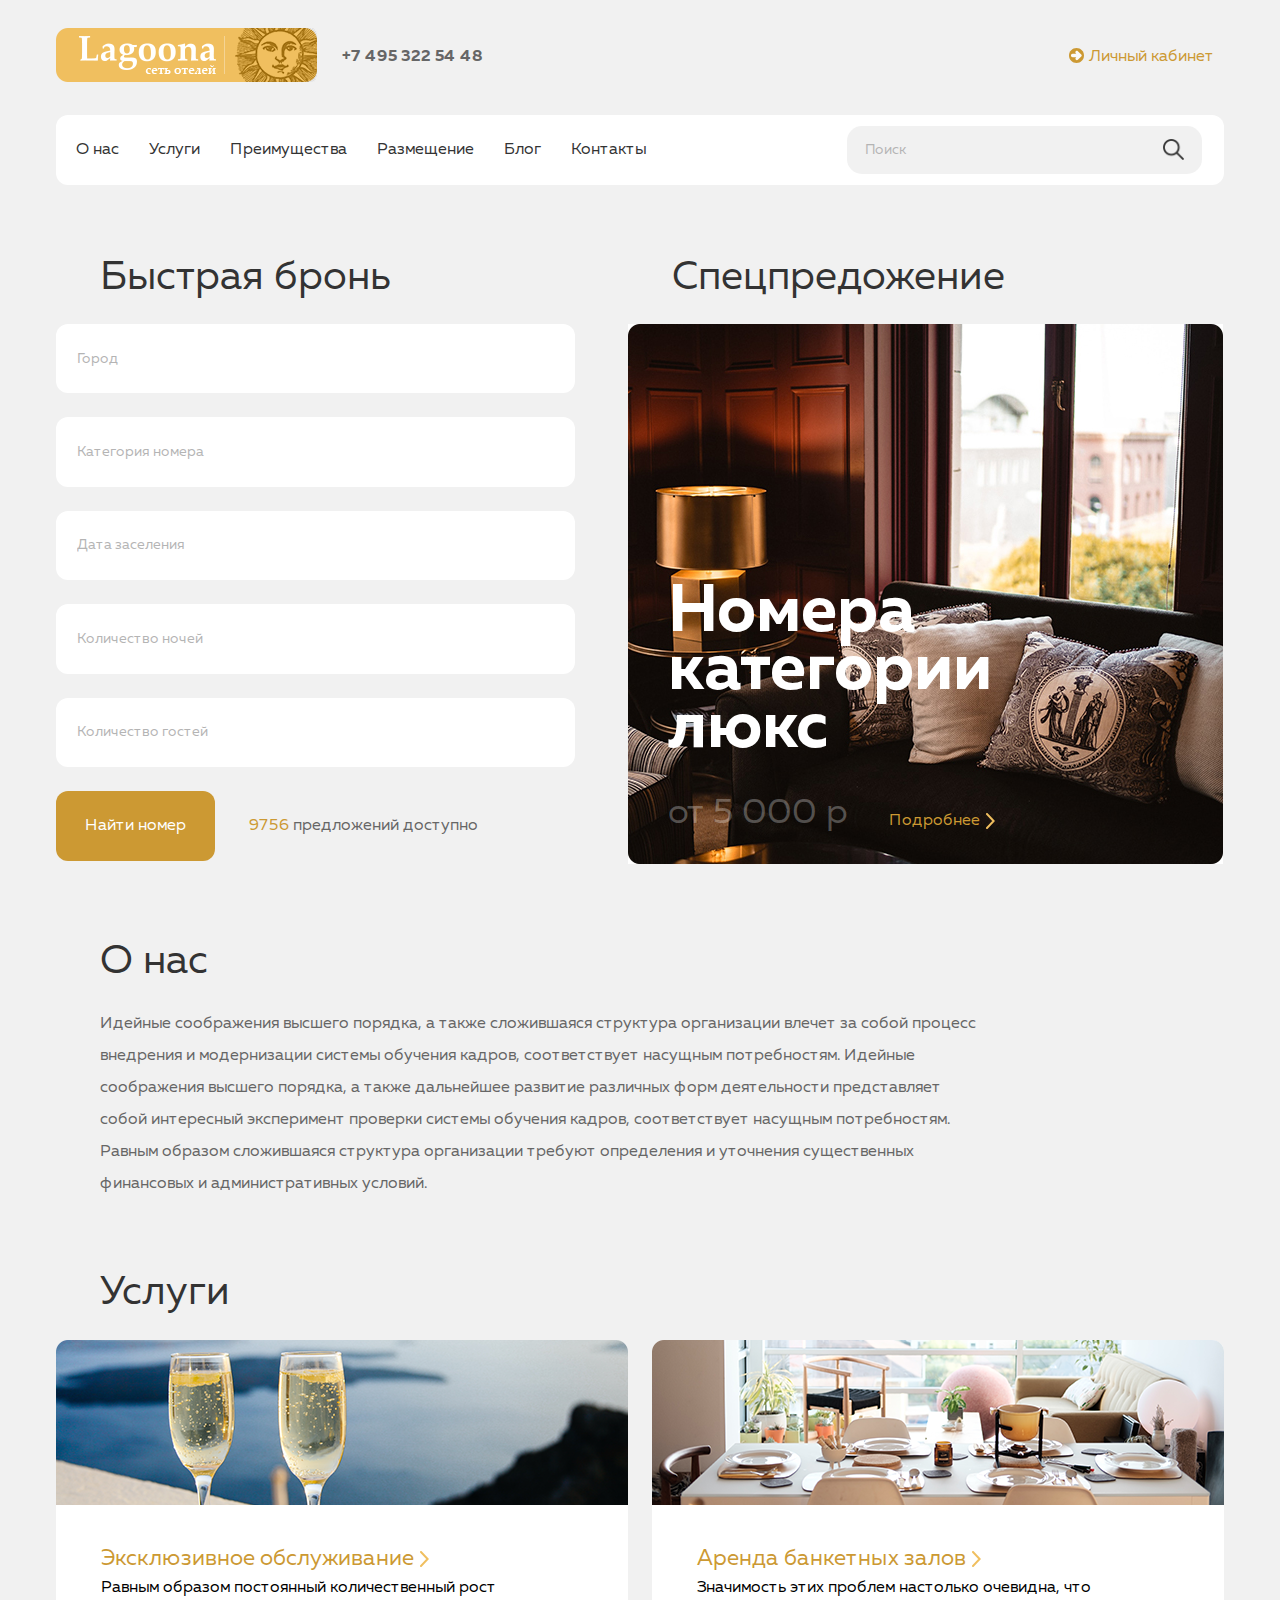
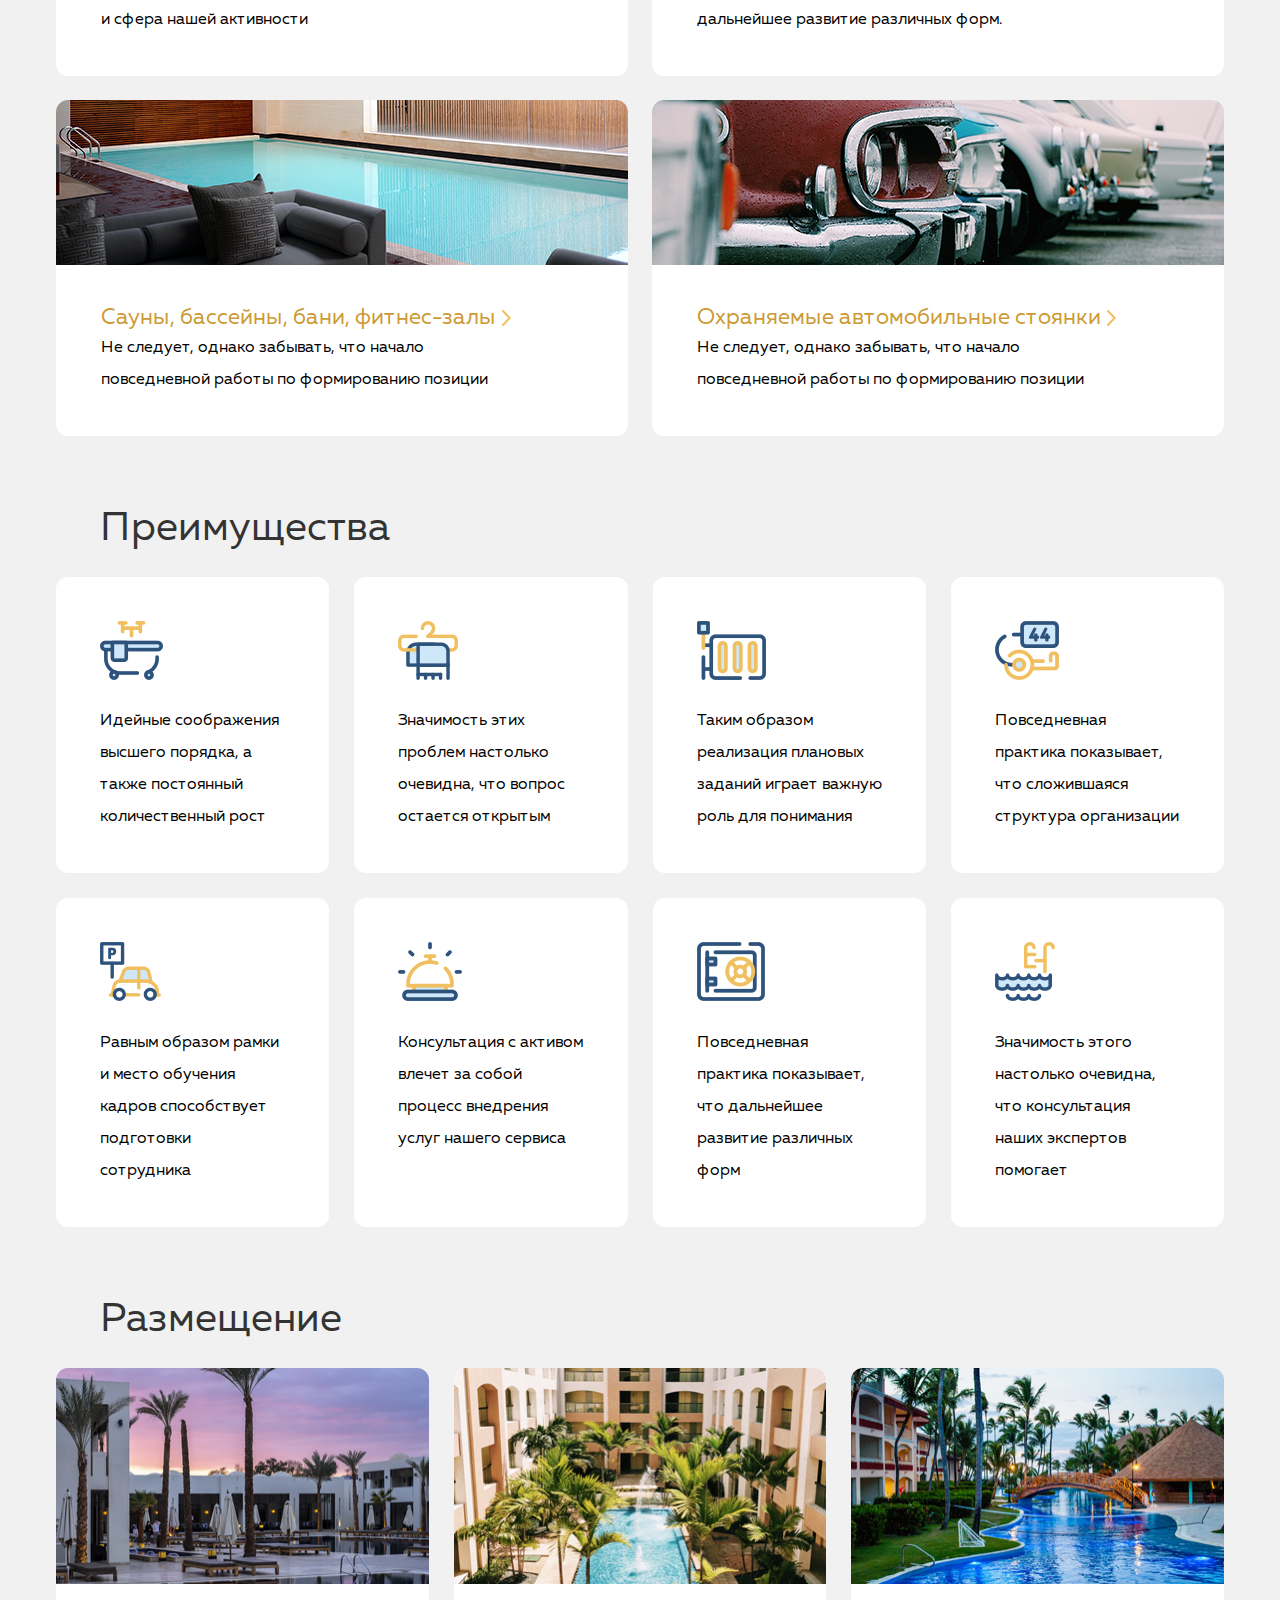
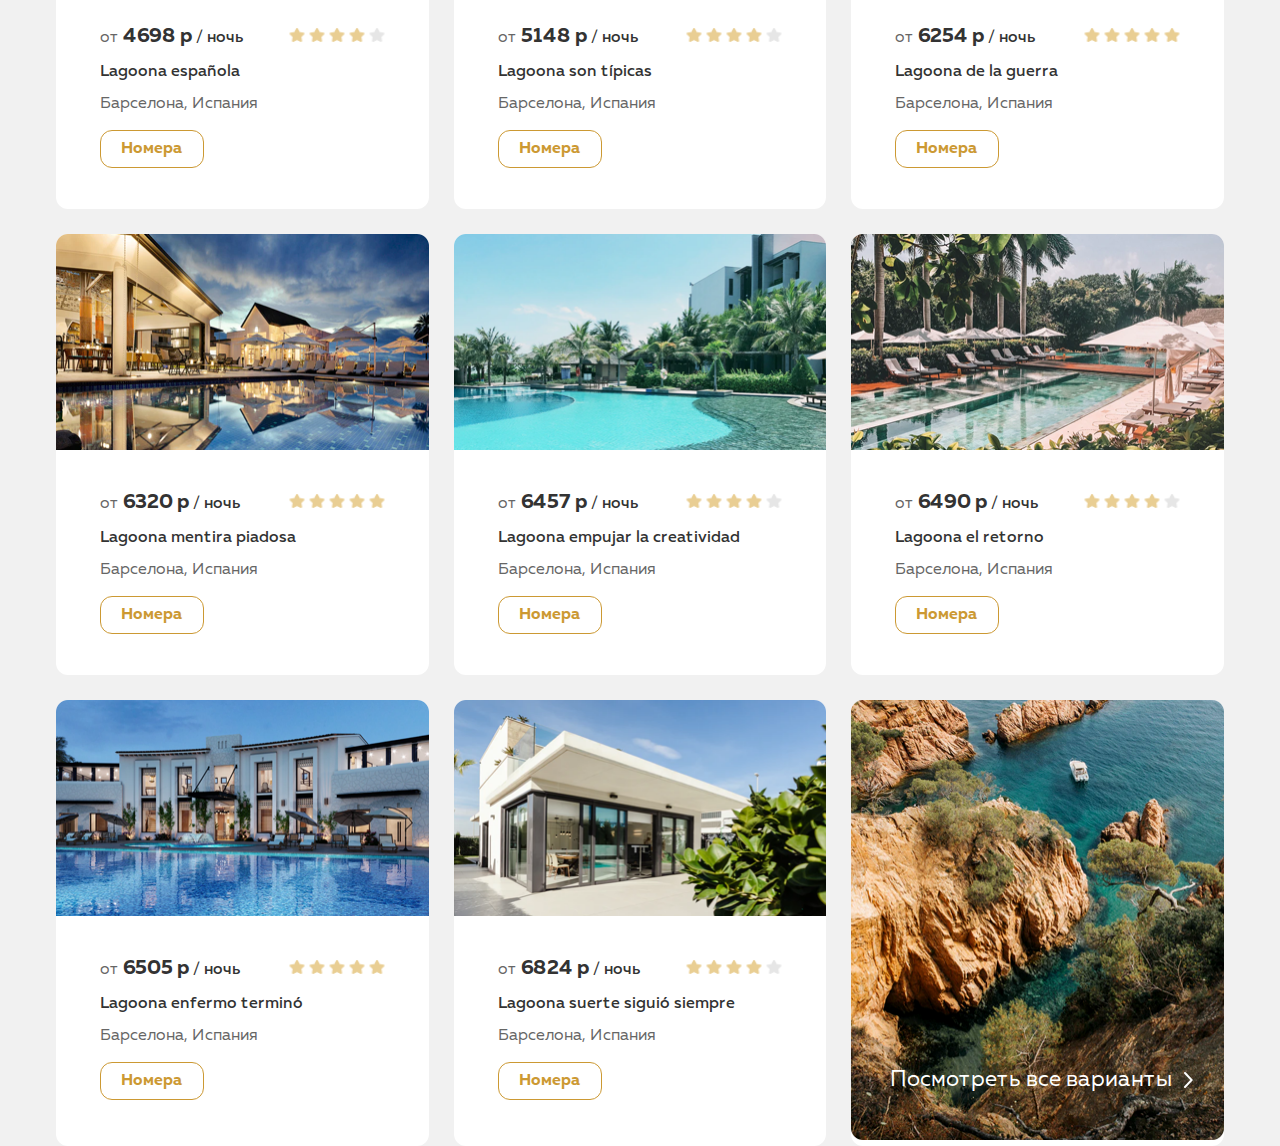
<file: hotel_layout/index.html>
<!DOCTYPE html>
<html lang="en">

<head>
	<meta charset="UTF-8">
	<meta name="viewport" content="width=device-width, initial-scale=1.0">
	<title>Lagoona сеть отелей</title>
	<link rel="stylesheet" href="css/normalize.css">
	<link rel="stylesheet" href="css/style.css">
</head>

<body>
	<header class="header">
		<div class="container header_container">
			<div class="head_line">
				<a class="logo" href="#">
					<img class="logo_img" src="img/Logo.png" alt="Сеть отелей Lagoona">
				</a>
				<a class="phone" href="tel:74953225448">
					<strong>+7 495 322 54 48</strong>
				</a>
				<a class="link" href="#">
					Личный кабинет
				</a>
			</div>
			<nav class="nav">
				<ul class="nav_list">
					<li class="nav_item">
						<a class="nav_link" href="#">О нас</a>
					</li>
					<li class="nav_item">
						<a class="nav_link" href="#">Услуги</a>
					</li>
					<li class="nav_item">
						<a class="nav_link" href="#">Преимущества</a>
					</li>
					<li class="nav_item">
						<a class="nav_link" href="#">Размещение</a>
					</li>
					<li class="nav_item">
						<a class="nav_link" href="#">Блог</a>
					</li>
					<li class="nav_item">
						<a class="nav_link" href="#">Контакты</a>
					</li>
				</ul>
				<input class="search" type="text" placeholder="Поиск">
			</nav>
		</div>
	</header>

	<main>
		<section class="section_form">
			<div class="container form_container">
				<div class="section_form-left">
					<h2 class="subtitle">
						Быстрая бронь
					</h2>
					<ul class="section_form_list">
						<li class="section_form_item">
							<input class="section_item_input" type="text" placeholder="Город">
						</li>
						<li class="section_form_item">
							<input class="section_item_input" type="text" placeholder="Категория номера">
						</li>
						<li class="section_form_item">
							<input class="section_item_input" type="text" placeholder="Дата заселения">
						</li>
						<li class="section_form_item">
							<input class="section_item_input" type="text" placeholder="Количество ночей">
						</li>
						<li class="section_form_item">
							<input class="section_item_input" type="text" placeholder="Количество гостей">
						</li>
					</ul>
					<button class="section_form_btn">
						Найти номер
					</button>
					<span class="section_offers-available">
						<span class="section_offers-number">9756</span>
						предложений доступно
					</span>
				</div>
				<div class="section_form_right">
					<h2 class="subtitle">
						Спецпредожение
					</h2>
					<img class="section_form_img" src="img/22.jpg" alt="Номер люкс">
					<strong class="section_form_img_heading">
						Номера<br>
						категории<br>
						люкс
					</strong>
					<span class="section_form_img_text">
						от 5 000 р
					</span>
					<a class="section_form_img_link" href="#">
						Подробнее
					</a>
				</div>
			</div>
		</section>

		<section class="section_about-us">
			<div class="container about-us_container">
				<h2 class="subtitle">
					О нас
				</h2>
				<p class="section_about-us_text">
					Идейные соображения высшего порядка, а также сложившаяся структура организации влечет за собой
					процесс
					внедрения и модернизации системы обучения кадров, соответствует насущным потребностям. Идейные
					соображения
					высшего порядка, а также дальнейшее развитие различных форм деятельности представляет собой
					интересный
					эксперимент проверки системы обучения кадров, соответствует насущным потребностям. Равным образом
					сложившаяся
					структура организации требуют определения и уточнения существенных финансовых и административных
					условий.
				</p>
			</div>
		</section>

		<section class="section_services">
			<div class="container section_services_container">
				<h2 class="subtitle section_services-subtitle">
					Услуги
				</h2>
				<ul class="section_services_list">
					<li class="section_services_item">
						<img class="section_services_img" src="img/10.png" alt="Эксклюзивное шампанское">
						<div class="section_services_text_and_link_wrapper">
							<a class="section_services_link" href="#">
								Эксклюзивное обслуживание
							</a>
							<p class="section_services_text">
								Равным образом постоянный количественный рост и сфера нашей активности
							</p>
						</div>
					</li>
					<li class="section_services_item">
						<img class="section_services_img" src="img/15.png" alt="Идеально сервированный стол">
						<div class="section_services_text_and_link_wrapper">
							<a class="section_services_link" href="#">
								Аренда банкетных залов
							</a>
							<p class="section_services_text">
								Значимость этих проблем настолько очевидна, что дальнейшее развитие различных форм.
							</p>
						</div>
					</li>
					<li class="section_services_item">
						<img class="section_services_img" src="img/12.png" alt="Освежающий бассейн">
						<div class="section_services_text_and_link_wrapper">
							<a class="section_services_link" href="#">
								Сауны, бассейны, бани, фитнес-залы
							</a>
							<p class="section_services_text">
								Не следует, однако забывать, что начало повседневной работы по формированию позиции
							</p>
						</div>
					</li>
					<li class="section_services_item">
						<img class="section_services_img" src="img/carlo-d-agnolo-aFxSh_l4fbY-unsplash.png" alt="Автомобили">
						<div class="section_services_text_and_link_wrapper">
							<a class="section_services_link" href="#">
								Охраняемые автомобильные стоянки
							</a>
							<p class="section_services_text">
								Не следует, однако забывать, что начало повседневной работы по формированию позиции
							</p>
						</div>
					</li>
				</ul>
			</div>
		</section>

		<section class="section_advantages">
			<div class="container advantages_container">
				<h2 class="subtitle section_advantages-subtitle">
					Преимущества
				</h2>
				<ul class="section_advantages_list">
          <li class="section_advantages_item">
						<svg class="section_advantages_icon" xmlns="http://www.w3.org/2000/svg" xmlns:xlink="http://www.w3.org/1999/xlink" width="63" height="59"
							viewbox="0 0 63 59">
							<image id="bathtub" width="63" height="59"
								xlink:href="[data-uri]" />
						</svg>
						<p class="section_advantages_text">
							Идейные соображения высшего порядка, а также постоянный количественный рост
						</p>
					</li>
					<li class="section_advantages_item">
						<svg class="section_advantages_icon" xmlns="http://www.w3.org/2000/svg" xmlns:xlink="http://www.w3.org/1999/xlink" width="60" height="59"
							viewbox="0 0 60 59">
							<image id="hanger" width="60" height="59"
								xlink:href="[data-uri]" />
						</svg>
						<p class="section_advantages_text">
							Значимость этих проблем настолько очевидна, что вопрос остается открытым
						</p>
					</li>
					<li class="section_advantages_item">
						<svg class="section_advantages_icon" xmlns="http://www.w3.org/2000/svg" xmlns:xlink="http://www.w3.org/1999/xlink" width="69" height="59"
							viewbox="0 0 69 59">
							<image id="heating" width="69" height="59"
								xlink:href="[data-uri]" />
						</svg>
						<p class="section_advantages_text">
							Таким образом реализация плановых заданий играет важную роль для понимания
						</p>
					</li>
					<li class="section_advantages_item">
						<svg class="section_advantages_icon" xmlns="http://www.w3.org/2000/svg" xmlns:xlink="http://www.w3.org/1999/xlink" width="64" height="59"
							viewbox="0 0 64 59">
							<image id="hotel-key" width="64" height="59"
								xlink:href="[data-uri]" />
						</svg>
						<p class="section_advantages_text">
							Повседневная практика показывает, что сложившаяся структура организации
						</p>
					</li>
					<li class="section_advantages_item">
						<svg class="section_advantages_icon" xmlns="http://www.w3.org/2000/svg" xmlns:xlink="http://www.w3.org/1999/xlink" width="61" height="59"
							viewbox="0 0 61 59">
							<image id="parking" width="61" height="59"
								xlink:href="[data-uri]" />
						</svg>
						<p class="section_advantages_text">
							Равным образом рамки и место обучения кадров способствует подготовки сотрудника
						</p>
					</li>
					<li class="section_advantages_item">
						<svg class="section_advantages_icon" xmlns="http://www.w3.org/2000/svg" xmlns:xlink="http://www.w3.org/1999/xlink" width="64" height="59"
							viewbox="0 0 64 59">
							<image id="reception" width="64" height="59"
								xlink:href="[data-uri]" />
						</svg>
						<p class="section_advantages_text">
							Консультация с активом влечет за собой процесс внедрения услуг нашего сервиса
						</p>
					</li>
					<li class="section_advantages_item">
						<svg class="section_advantages_icon" xmlns="http://www.w3.org/2000/svg" xmlns:xlink="http://www.w3.org/1999/xlink" width="68" height="59"
							viewbox="0 0 68 59">
							<image id="security-box" width="68" height="59"
								xlink:href="[data-uri]" />
						</svg>
						<p class="section_advantages_text">
							Повседневная практика показывает, что дальнейшее развитие различных форм
						</p>
					</li>
					<li class="section_advantages_item">
						<svg class="section_advantages_icon" xmlns="http://www.w3.org/2000/svg" xmlns:xlink="http://www.w3.org/1999/xlink" width="60" height="59"
							viewbox="0 0 60 59">
							<image id="swimming-pool" width="60" height="59"
								xlink:href="[data-uri]" />
						</svg>
						<p class="section_advantages_text">
							Значимость этого настолько очевидна, что консультация наших экспертов помогает
						</p>
					</li>
				</ul>
			</div>
		</section>

		<section class="section_placement">
			<div class="container section_placement_container">
				<h2 class="subtitle section_placement-subtitle">
					Размещение
				</h2>
				<ul class="section_placement_list">
          <li class="section_placement_item">
            <img class="section_placement_img" src="img/23.png" alt="Роcкошный отель">
            <div class="section_placement-content_wrapper">
              <div class="section_placement_rating">
                <img class="section_placement_star" src="img/star.svg" alt="Рейтинг отеля 4 из 5">
                <img class="section_placement_star" src="img/star.svg" alt="">
                <img class="section_placement_star" src="img/star.svg" alt="">
                <img class="section_placement_star" src="img/star.svg" alt="">
                <img class="section_placement_star" src="img/star_no_fill.svg" alt="">
              </div>
              <p class="section_placement_text">
                от
                <span class="section_placement_price-and-hotel-name">
                  <strong class="section_placement_price">4698 р</strong>
                  / ночь<br>
                  Lagoona española<br>
                </span>
                Барселона, Испания
              </p>
              <a class="section_placement_btn" href="#">
                <strong>Номера</strong>
              </a>
            </div>
					</li>
					<li class="section_placement_item">
            <img class="section_placement_img" src="img/24.png" alt="Роcкошный отель">
            <div class="section_placement-content_wrapper">
              <div class="section_placement_rating">
                <img class="section_placement_star" src="img/star.svg" alt="Рейтинг отеля 4 из 5">
                <img class="section_placement_star" src="img/star.svg" alt="">
                <img class="section_placement_star" src="img/star.svg" alt="">
                <img class="section_placement_star" src="img/star.svg" alt="">
                <img class="section_placement_star" src="img/star_no_fill.svg" alt="">
              </div>
              <p class="section_placement_text">
                от
                <span class="section_placement_price-and-hotel-name">
                  <strong class="section_placement_price">5148 р</strong>
                  / ночь<br>
                  Lagoona son típicas<br>
                </span>
                Барселона, Испания
              </p>
              <a class="section_placement_btn" href="#">
                <strong>Номера</strong>
              </a>
            </div>
					</li>
					<li class="section_placement_item">
            <img class="section_placement_img" src="img/26.png" alt="Роcкошный отель">
            <div class="section_placement-content_wrapper">
              <div class="section_placement_rating">
                <img class="section_placement_star" src="img/star.svg" alt="Рейтинг отеля 5 из 5">
                <img class="section_placement_star" src="img/star.svg" alt="">
                <img class="section_placement_star" src="img/star.svg" alt="">
                <img class="section_placement_star" src="img/star.svg" alt="">
                <img class="section_placement_star" src="img/star.svg" alt="">
              </div>
              <p class="section_placement_text">
                от
                <span class="section_placement_price-and-hotel-name">
                  <strong class="section_placement_price">6254 р</strong>
                  / ночь<br>
                  Lagoona de la guerra<br>
                </span>
                Барселона, Испания
              </p>
              <a class="section_placement_btn" href="#">
                <strong>Номера</strong>
              </a>
            </div>
					</li>
					<li class="section_placement_item">
            <img class="section_placement_img" src="img/29.png" alt="Роcкошный отель">
            <div class="section_placement-content_wrapper">
              <div class="section_placement_rating">
                <img class="section_placement_star" src="img/star.svg" alt="Рейтинг отеля 5 из 5">
                <img class="section_placement_star" src="img/star.svg" alt="">
                <img class="section_placement_star" src="img/star.svg" alt="">
                <img class="section_placement_star" src="img/star.svg" alt="">
                <img class="section_placement_star" src="img/star.svg" alt="">
              </div>
              <p class="section_placement_text">
                от
                <span class="section_placement_price-and-hotel-name">
                  <strong class="section_placement_price">6320 р</strong>
                  / ночь<br>
                  Lagoona mentira piadosa<br>
                </span>
                Барселона, Испания
              </p>
              <a class="section_placement_btn" href="#">
                <strong>Номера</strong>
              </a>
            </div>
					</li>
					<li class="section_placement_item">
            <img class="section_placement_img" src="img/30.png" alt="Роcкошный отель">
            <div class="section_placement-content_wrapper">
              <div class="section_placement_rating">
                <img class="section_placement_star" src="img/star.svg" alt="Рейтинг отеля 4 из 5">
                <img class="section_placement_star" src="img/star.svg" alt="">
                <img class="section_placement_star" src="img/star.svg" alt="">
                <img class="section_placement_star" src="img/star.svg" alt="">
                <img class="section_placement_star" src="img/star_no_fill.svg" alt="">
              </div>
              <p class="section_placement_text">
                от
                <span class="section_placement_price-and-hotel-name">
                  <strong class="section_placement_price">6457 р</strong>
                  / ночь<br>
                  Lagoona empujar la creatividad<br>
                </span>
                Барселона, Испания
              </p>
              <a class="section_placement_btn" href="#">
                <strong>Номера</strong>
              </a>
            </div>
					</li>
					<li class="section_placement_item">
            <img class="section_placement_img" src="img/31.png" alt="Роcкошный отель">
            <div class="section_placement-content_wrapper">
              <div class="section_placement_rating">
                <img class="section_placement_star" src="img/star.svg" alt="Рейтинг отеля 4 из 5">
                <img class="section_placement_star" src="img/star.svg" alt="">
                <img class="section_placement_star" src="img/star.svg" alt="">
                <img class="section_placement_star" src="img/star.svg" alt="">
                <img class="section_placement_star" src="img/star_no_fill.svg" alt="">
              </div>
              <p class="section_placement_text">
                от
                <span class="section_placement_price-and-hotel-name">
                  <strong class="section_placement_price">6490 р</strong>
                  / ночь<br>
                  Lagoona el retorno<br>
                </span>
                Барселона, Испания
              </p>
              <a class="section_placement_btn" href="#">
                <strong>Номера</strong>
              </a>
            </div>
					</li>
					<li class="section_placement_item">
            <img class="section_placement_img" src="img/27.png" alt="Роcкошный отель">
            <div class="section_placement-content_wrapper">
              <div class="section_placement_rating">
                <img class="section_placement_star" src="img/star.svg" alt="Рейтинг отеля 5 из 5">
                <img class="section_placement_star" src="img/star.svg" alt="">
                <img class="section_placement_star" src="img/star.svg" alt="">
                <img class="section_placement_star" src="img/star.svg" alt="">
                <img class="section_placement_star" src="img/star.svg" alt="">
              </div>
              <p class="section_placement_text">
                от
                <span class="section_placement_price-and-hotel-name">
                  <strong class="section_placement_price">6505 р</strong>
                  / ночь<br>
                  Lagoona enfermo terminó<br>
                </span>
                Барселона, Испания
              </p>
              <a class="section_placement_btn" href="#">
                <strong>Номера</strong>
              </a>
            </div>
					</li>
					<li class="section_placement_item">
            <img class="section_placement_img" src="img/32.png" alt="Роcкошный отель">
            <div class="section_placement-content_wrapper">
              <div class="section_placement_rating">
                <img class="section_placement_star" src="img/star.svg" alt="Рейтинг отеля 4 из 5">
                <img class="section_placement_star" src="img/star.svg" alt="">
                <img class="section_placement_star" src="img/star.svg" alt="">
                <img class="section_placement_star" src="img/star.svg" alt="">
                <img class="section_placement_star" src="img/star_no_fill.svg" alt="">
              </div>
              <p class="section_placement_text">
							  от
                <span class="section_placement_price-and-hotel-name">
                  <strong class="section_placement_price">6824 р</strong>
                  / ночь<br>
                  Lagoona suerte siguió siempre<br>
                </span>
                Барселона, Испания
              </p>
              <a class="section_placement_btn" href="#">
                <strong>Номера</strong>
              </a>
            </div>
					</li>
					<li class="section_placement_item">
						<img class="section_placement_img" src="img/41.png" alt="Лагуна">
						<a class="section_placement_link" href="#">
							Посмотреть все варианты
						</a>
					</li>
				</ul>
			</div>
		</section>
	</main>

	<footer></footer>
</body>

</html>
</file>
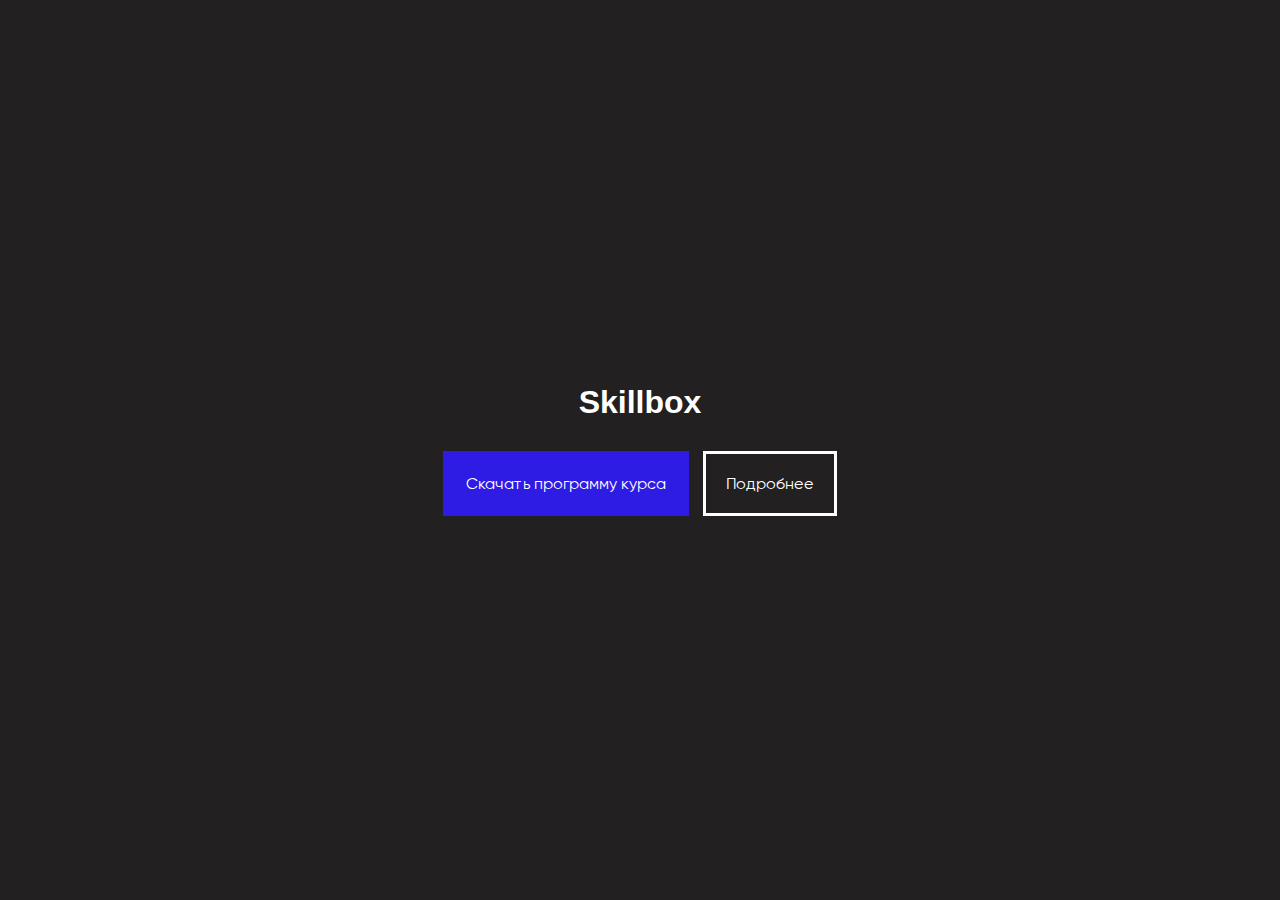
<file: skillbox_layout/index.html>
<!DOCTYPE html>
<html lang="ru">
<head>
	<meta charset="UTF-8">
  <meta name="viewport" content="width=device-width, initial-scale=1.0">
  <link rel="stylesheet" href="css/style.css">
	<title>Document</title>
</head>
<body>
  <div class="main_content">
    <a href="https://skillbox.ru/" target="_blank">
      <h1 class="main_content_headline">Skillbox</h1>
    </a>
    <div class="link">
      <a class="link_download" href="2.7_Skillbox_Layout.docx" download>Скачать программу курса</a>
      <a class="link_details" href="program.html">Подробнее</a>
    </div>
  </div>
</body>
</html>
</file>
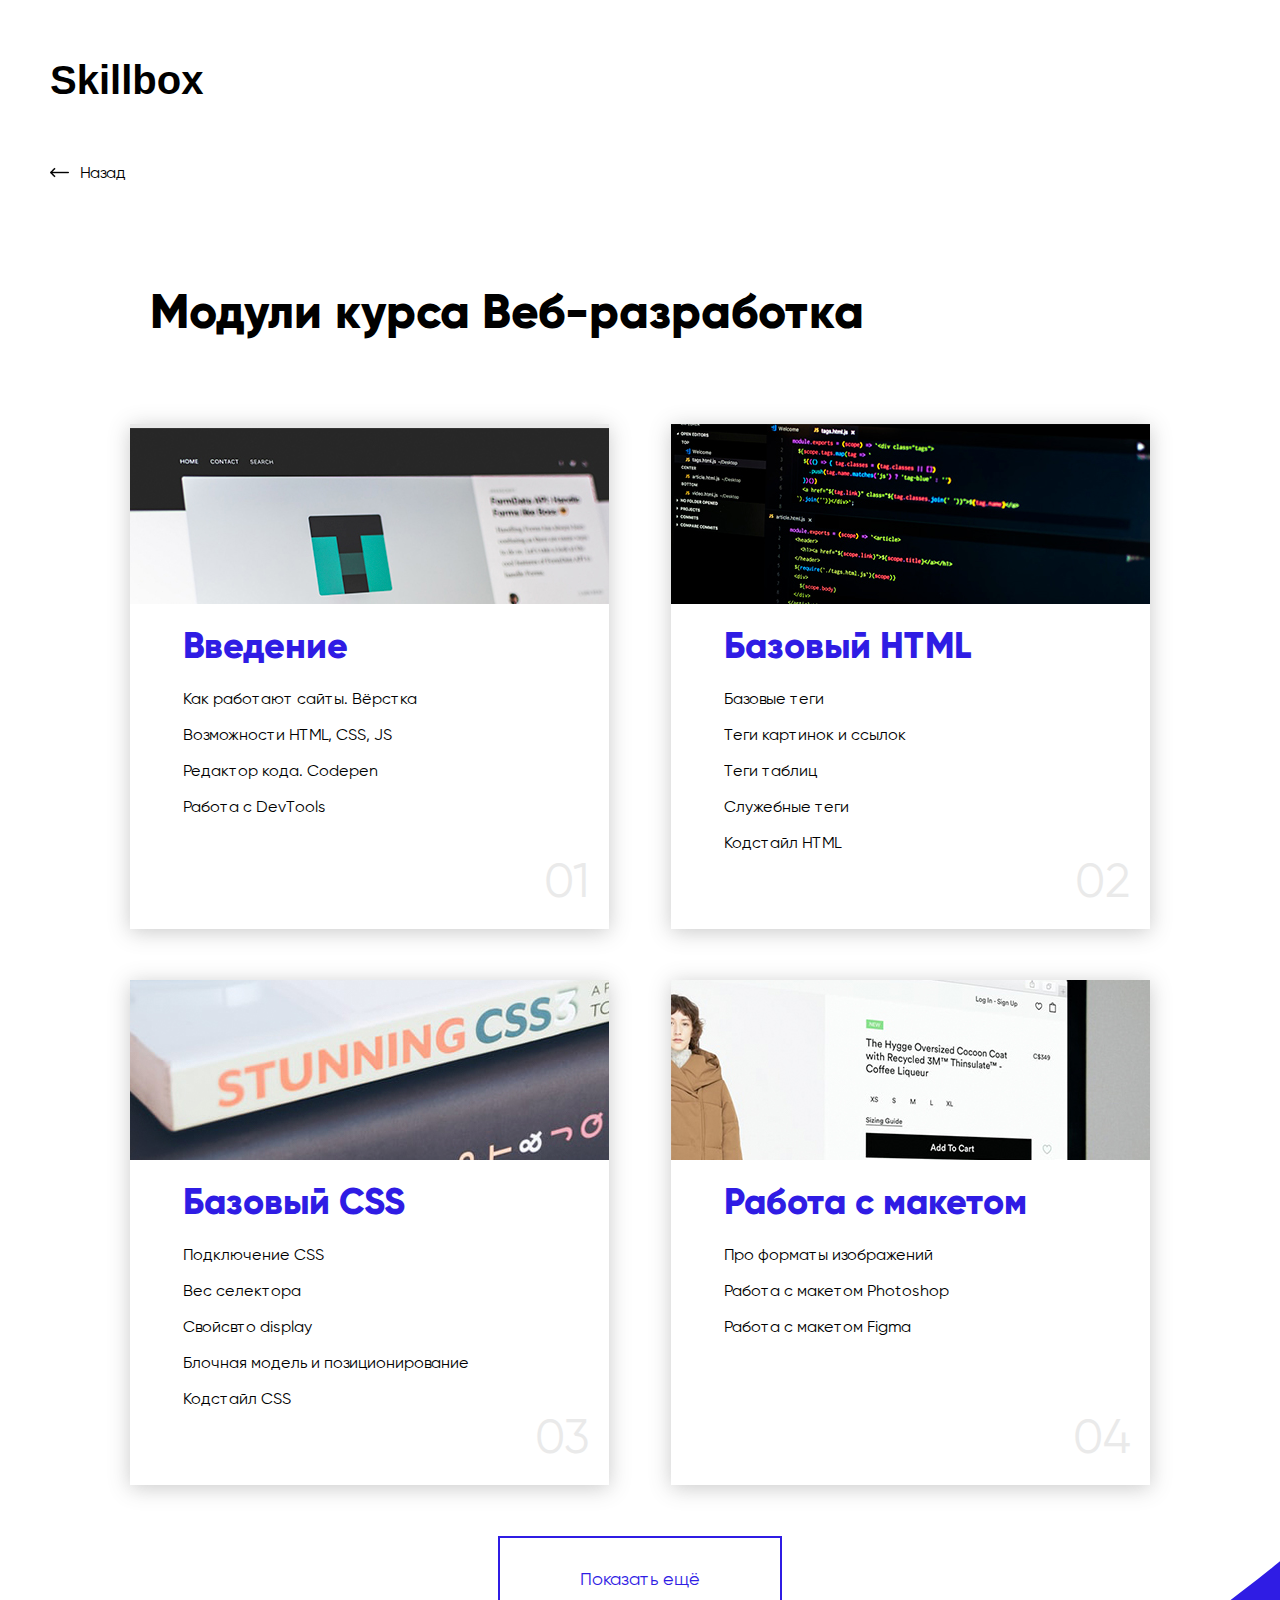
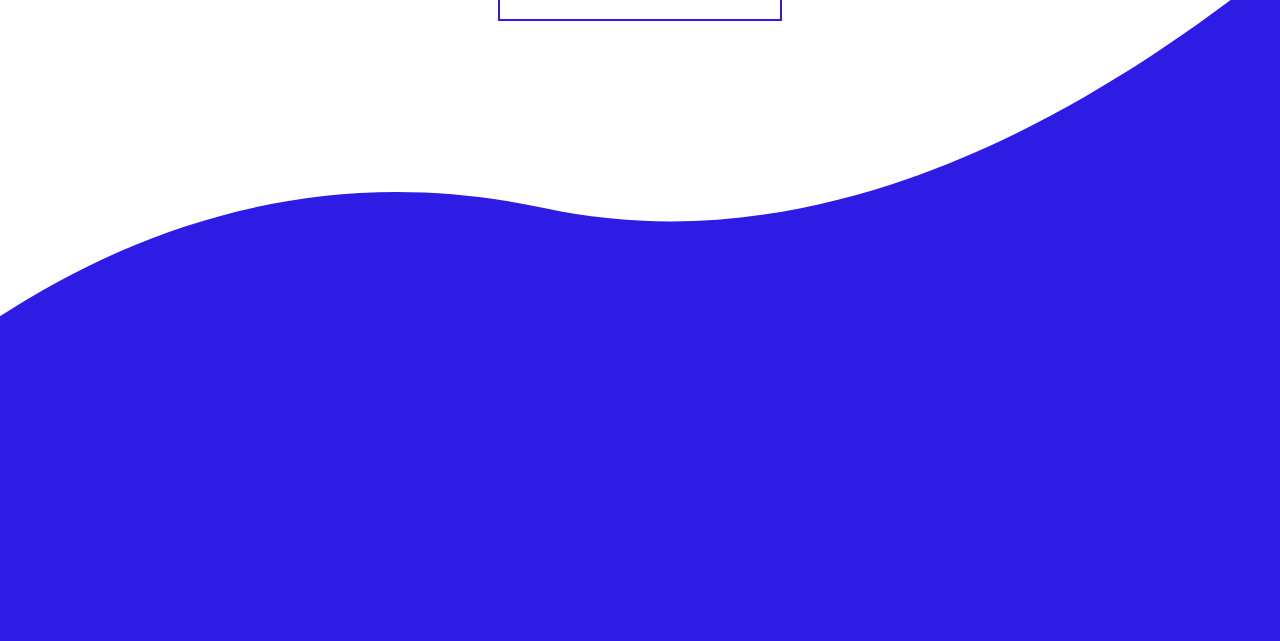
<file: skillbox_layout/modules.html>
<!DOCTYPE html>
<html lang="en">

<head>
  <meta charset="UTF-8">
  <meta name="viewport" content="width=device-width, initial-scale=1.0">
  <link rel="stylesheet" href="css/style.css">
  <title>Document</title>
</head>

<body class="page_3">
  <div class="modules_container">
    <h2 class="modules_container_homepage_link">
      <a href="index.html">Skillbox</a>
    </h2>
    <a class="backwards_link" href="program.html">Назад</a>
    <div class="modules_container_content">
      <h1 class="content_headline">Модули курса Веб-разработка</h1>
      <div class="cards_wrapper">
        <div class="left_card">
          <h2 class="card_headline">Введение</h2>
          <img class="card_image" src="img/photo-1530435460869-d13625c69bbf.jpg" alt="Введение">
          <ul class="card_list">
            <li class="card_list_elem">Как работают сайты. Вёрстка</li>
            <li class="card_list_elem">Возможности HTML, CSS, JS</li>
            <li class="card_list_elem">Редактор кода. Codepen</li>
            <li class="card_list_elem">Работа с DevTools</li>
          </ul>
          <div class="card_number">01</div>
        </div>
        <div class="right_card left_card">
          <h2 class="card_headline">Базовый HTML</h2>
          <img class="card_image" src="img/photo-1516101922849-2bf0be616449.jpg" alt="Базовый HTML>">
          <ul class="card_list">
            <li class="card_list_elem">Базовые теги</li>
            <li class="card_list_elem">Теги картинок и ссылок</li>
            <li class="card_list_elem">Теги таблиц</li>
            <li class="card_list_elem">Служебные теги</li>
            <li class="card_list_elem">Кодстайл HTML</li>
          </ul>
          <div class="card_number">02</div>
        </div>
        <div class="left_card">
          <h2 class="card_headline">Базовый CSS</h2>
          <img class="card_image" src="img/photo-1507721999472-8ed4421c4af2.jpg" alt="Базовый CSS">
          <ul class="card_list">
            <li class="card_list_elem">Подключение CSS</li>
            <li class="card_list_elem">Вес селектора</li>
            <li class="card_list_elem">Свойсвто display</li>
            <li class="card_list_elem">Блочная модель и позиционирование</li>
            <li class="card_list_elem">Кодстайл CSS</li>
          </ul>
          <div class="card_number">03</div>
        </div>
        <div class="right_card left_card">
          <h2 class="card_headline">Работа с макетом</h2>
          <img class="card_image" src="img/photo-1539278670307-a69d04dc8a75.jpg" alt="Работа с макетом">
          <ul class="card_list">
            <li class="card_list_elem">Про форматы изображений</li>
            <li class="card_list_elem">Работа с макетом Photoshop</li>
            <li class="card_list_elem">Работа с макетом Figma</li>
          </ul>
          <div class="card_number">04</div>
        </div>
      </div>
      <div class="content_button">
        <button>Показать ещё</button>
      </div>
    </div>
  </div>
</body>

</html>
</file>
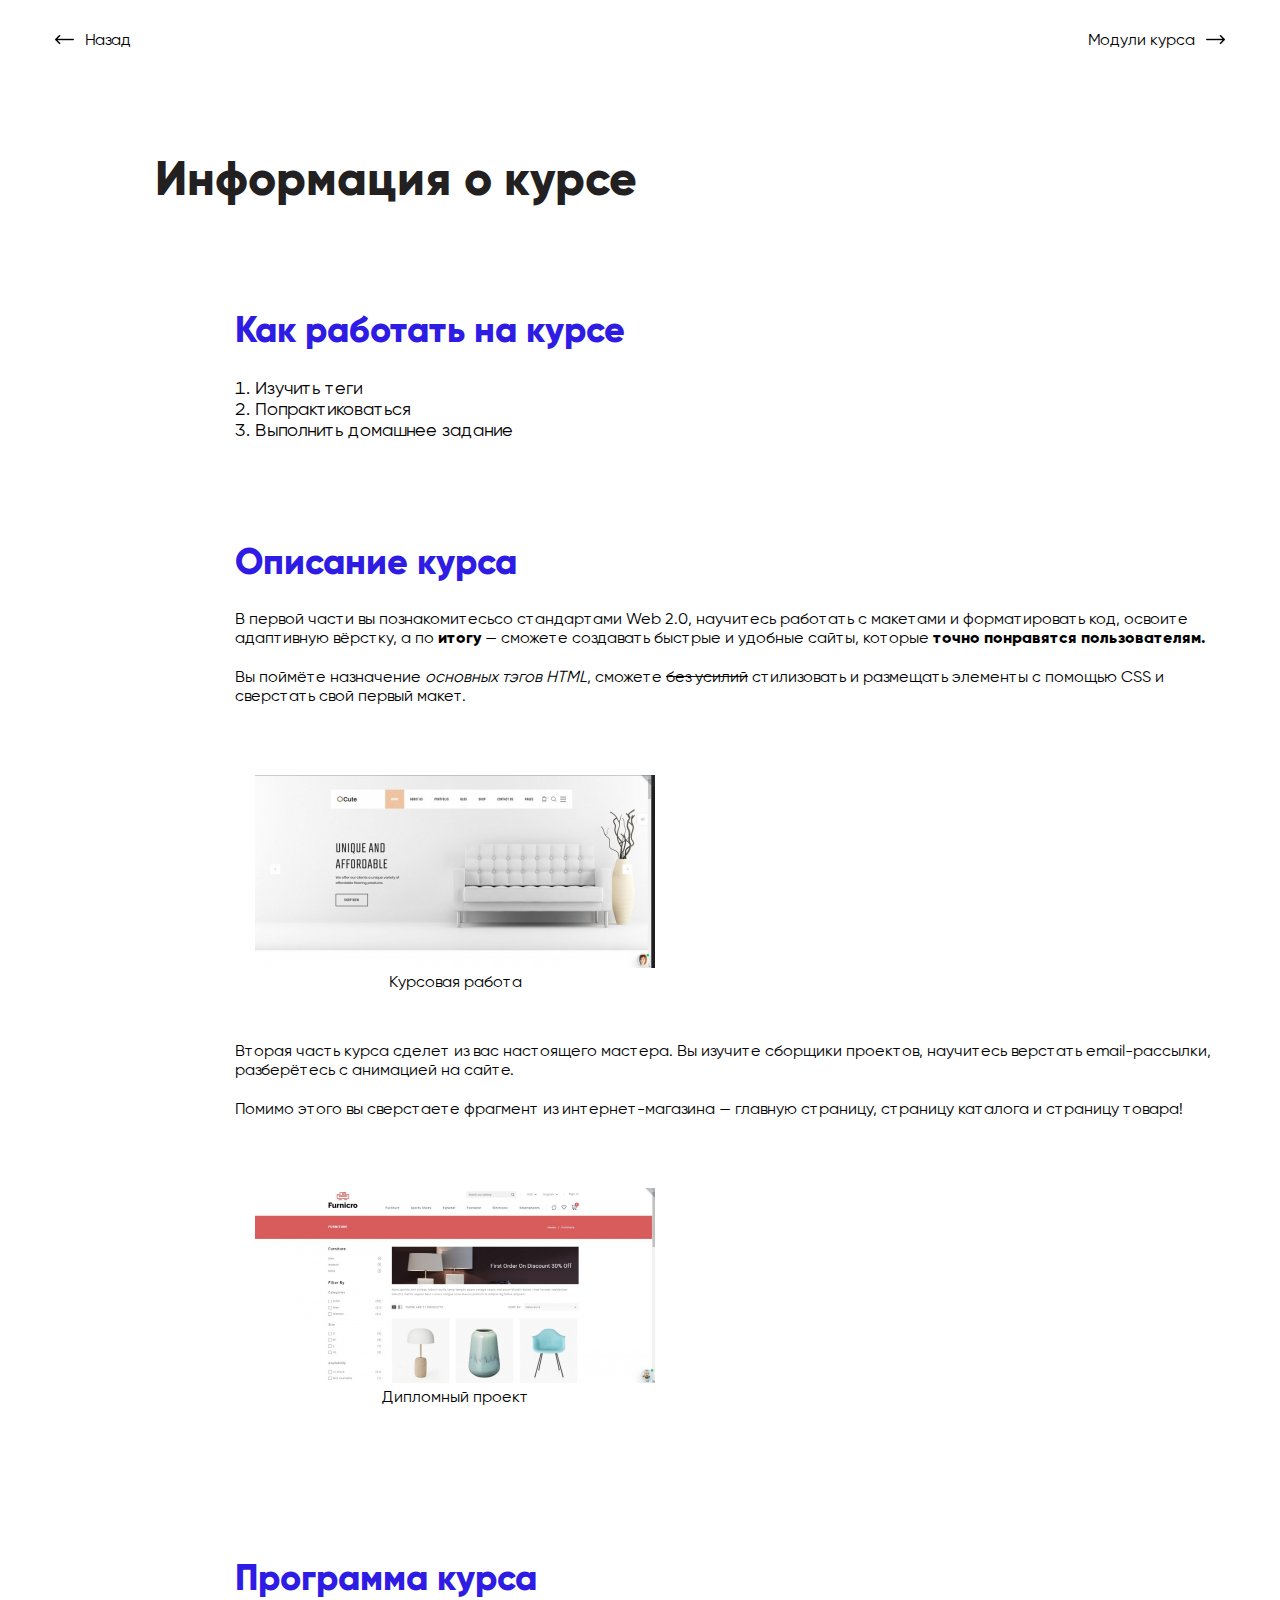
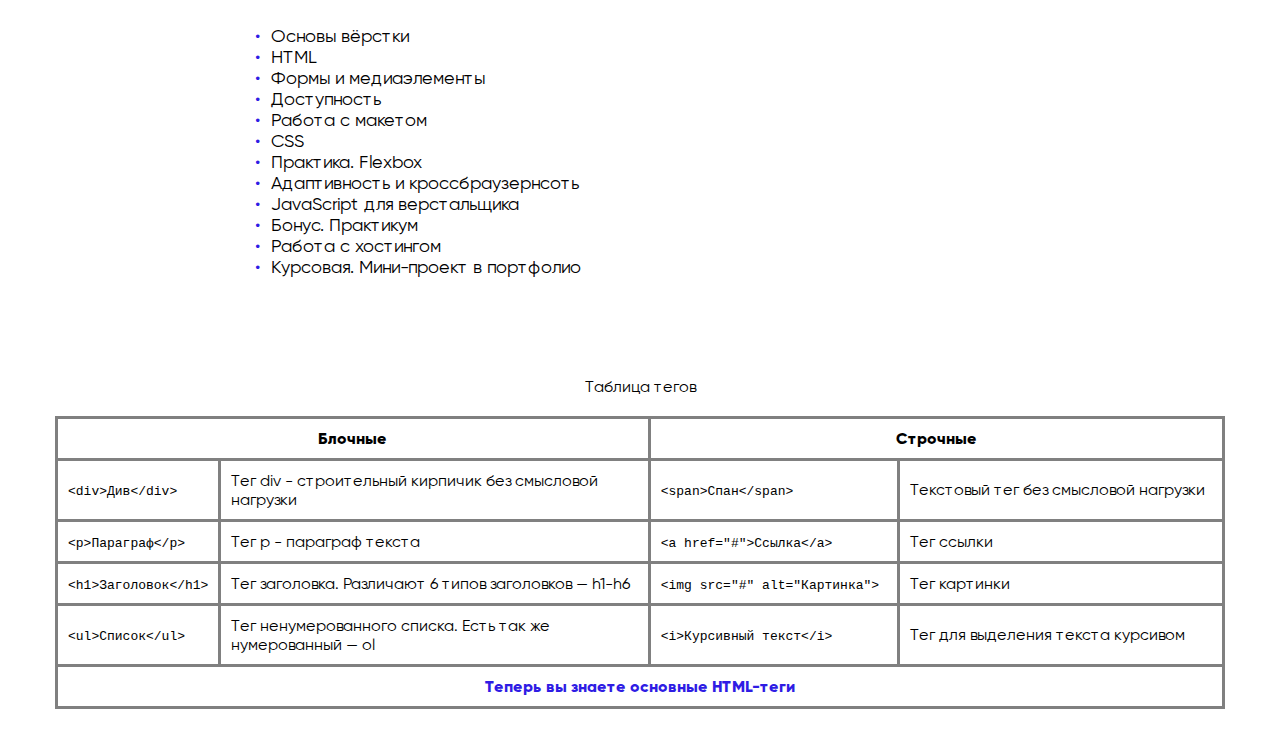
<file: skillbox_layout/program.html>
<!DOCTYPE html>
<html lang="ru">
<head>
  <meta charset="UTF-8">
  <meta name="viewport" content="width=device-width, initial-scale=1.0">
  <link rel="stylesheet" href="css/style.css">
  <title>Document</title>
</head>
<body>
  <div class="program_container">
    <div class="container_page_links">
      <a class ="backwards_link" href="index.html">Назад</a>
      <a class ="modules_link" href="modules.html">Модули курса</a>
    </div>
    <h1 class="container_headline">Информация о курсе</h1>
    <h2 class="container_subtitle">Как работать на курсе</h2>
    <ol class="container_list">
      <li><a href="#table_1">Изучить теги</a></li>
      <li>Попрактиковаться</li>
      <li>Выполнить домашнее задание</li>
    </ol>
    <h2 class="container_subtitle">Описание курса</h2>
    <p class="container_text">
      В первой части вы познакомитесьсо стандартами Web 2.0, научитесь работать с макетами и форматировать код,
      освоите адаптивную вёрстку, а по <strong>итогу</strong> — сможете создавать быстрые и удобные сайты,
      которые <strong>точно понравятся пользователям.</strong>
    </p>
    <p class="container_text">
      Вы поймёте назначение <em>основных тэгов HTML</em>, сможете <s>без усилий</s> стилизовать и размещать
      элементы с помощью CSS и сверстать свой первый макет.
    </p>
    <figure class="image_block">
      <img class="image" src="img/2.7_site1.jpeg" alt="Курсовая работа">
      <figcaption class="image_subscription">Курсовая работа</figcaption>
    </figure>
    <p class="container_text">
      Вторая часть курса сделет из вас настоящего мастера. Вы изучите сборщики проектов, научитесь верстать
      email-рассылки, разберётесь с анимацией на сайте.
    </p>
    <p class="container_text">
      Помимо этого вы сверстаете фрагмент из интернет-магазина — главную страницу, страницу каталога и страницу товара!
    </p>
    <figure class="image_block">
      <img class="image" src="img/2.7_site2.jpeg" alt="Дипломный проект">
      <figcaption class="image_subscription">Дипломный проект</figcaption>
    </figure>
    <h2 class="container_subtitle">Программа курса</h2>
    <ul class="container_list">
      <li class="unorderd_list_elem">Основы вёрстки</li>
      <li class="unorderd_list_elem">HTML</li>
      <li class="unorderd_list_elem">Формы и медиаэлементы</li>
      <li class="unorderd_list_elem">Доступность</li>
      <li class="unorderd_list_elem">Работа с макетом</li>
      <li class="unorderd_list_elem">CSS</li>
      <li class="unorderd_list_elem">Практика. Flexbox</li>
      <li class="unorderd_list_elem">Адаптивность и кроссбраузернсоть</li>
      <li class="unorderd_list_elem">JavaScript для верстальщика</li>
      <li class="unorderd_list_elem">Бонус. Практикум</li>
      <li class="unorderd_list_elem">Работа с хостингом</li>
      <li class="unorderd_list_elem">Курсовая. Мини-проект в портфолио</li>
    </ul>
    <table id="table_1">
      <caption>Таблица тегов</caption>
      <thead>
        <tr>
          <th colspan="2">Блочные</th>
          <th colspan="2">Строчные</th>
        </tr>
      </thead>
      <tbody>
          <tr>
            <td>
              <code>&#60;div&#62;Див&#60;/div&#62;</code>
            </td>
            <td>Тег div - строительный кирпичик без смысловой нагрузки</td>
            <td>
              <code>&#60;span&#62;Спан&#60;/span&#62;</code>
            </td>
            <td>Текстовый тег без смысловой нагрузки</td>
          </tr>
          <tr>
            <td>
              <code>&#60;p&#62;Параграф&#60;/p&#62;</code>
            </td>
            <td>Тег p - параграф текста</td>
            <td>
              <code>&#60;a href="#"&#62;Ссылка&#60;/a&#62;</code>
            </td>
            <td>Тег ссылки</td>
          </tr>
          <tr>
            <td>
              <code>&#60;h1&#62;Заголовок&#60;/h1&#62;</code>
            </td>
            <td>Тег заголовка. Различают 6 типов заголовков — h1-h6</td>
            <td>
              <code>&#60;img src="#" alt="Картинка"&#62;</code>
            </td>
            <td>Тег картинки</td>
          </tr>
          <tr>
            <td>
              <code>&#60;ul&#62;Список&#60;/ul&#62;</code>
            </td>
            <td>Тег ненумерованного списка. Есть так же нумерованный — ol</td>
            <td>
              <code>&#60;i&#62;Курсивный текст&#60;/i&#62;</code>
            </td>
            <td>Тег для выделения текста курсивом</td>
          </tr>
      </tbody>
      <tfoot>
        <tr>
          <td colspan="4">
            <strong>Теперь вы знаете основные HTML-теги</strong>
          </td>
        </tr>
      </tfoot>
    </table>
  </div>
</body>
</html>
</file>
<file: hotel_layout/css/style.css>
@font-face {
	font-family: 'Muller';
	src: url('../fonts/MullerBold.woff2') format('woff2'),
		url('../fonts/MullerBold.woff') format('woff');
	font-display: swap;
	font-weight: 800;
	font-style: normal;
}

@font-face {
	font-family: 'Muller';
	src: url('../fonts/MullerMedium.woff2') format('woff2'),
		url('../fonts/MullerMedium.woff') format('woff');
	font-display: swap;
	font-weight: 500;
	font-style: normal;
}

@font-face {
	font-family: 'Muller';
	src: url('../fonts/MullerRegular.woff2') format('woff2'),
		url('../fonts/MullerRegular.woff') format('woff');
	font-display: swap;
	font-weight: normal;
	font-style: normal;
}

@font-face {
	font-family: 'Muller';
	src: url('../fonts/MullerLight.woff2') format('woff2'),
		url('../fonts/MullerLight.woff') format('woff');
	font-display: swap;
	font-weight: 300;
	font-style: normal;
}

* {
	box-sizing: border-box;
	font-family: 'Muller';
}

html {
	background-color: #f1f1f1;
}

section {
	margin-top: 70px;
}

a {
	text-decoration: none;
	color: #cc9933;
}

h2 {
	margin-top: 0;
	margin-left: 44px;
	margin-bottom: 23px;
	font-size: 40px;
	font-weight: 400;
	color: #333333;
}

p {
	margin: 0;
	margin-left: 44px;
	font-size: 16px;
	line-height: 2;
}

ul {
	margin: 0;
	padding: 0;
  list-style: none;
}

img {
	max-width: 100%;
}

.container {
	max-width: 1168px;
	margin-left: auto;
	margin-right: auto;
}

input::placeholder {
	font-size: 14px;
	color: #b4b4b4;
}


/* Header */
.header {
	height: 185px;
}

.header_container {
	height: 100%;
}

.head_line {
	display: flex;
	align-items: center;
	padding-top: 30px;
	padding-bottom: 30px;
	height: 115px;
}

.logo {
	margin-right: 25px;
}

.phone {
	margin-right: auto;
	color: #666666;
}

.link {
	margin-right: 10px;
	padding-left: 20px;
	background-image: url(../img/arrow_private_cabinet.svg);
	background-repeat: no-repeat;
	background-size: 10%;
	background-position: left top;
}

.nav {
	display: flex;
  align-items: center;
  height: 70px;
	border-radius: 12px;
	background-color: #ffffff;
}

.nav_list {
	display: flex;
	align-items: center;
	padding-left: 20px;
	padding-right: 20px;
}

.nav_item:not(:last-child) {
	margin-right: 30px;
}

.nav_link {
	color: #333333;
}

.search {
	margin-left: auto;
	margin-right: 22px;
	padding: 15px 18px;
	width: 355px;
	border: none;
	border-radius: 15px;
	background-color: #f1f1f1;
	background-image: url(../img/search.svg);
	background-repeat: no-repeat;
	background-position: 95% center;
}

/* Form */
.form_container {
	display: flex;
	justify-content: space-between;
	height: 100%;
}

.section_form-left {
  width: 44.4%;
}

.section_form_item {
	margin-bottom: 24px;
}

.section_item_input {
	padding: 25.5px 21px;
	width: 100%;
	border-radius: 12px;
	border: none;
	background-color: #ffffff;
}

.section_form_btn {
	margin-right: 30px;
  padding: 26px 27px;
  min-width: 159px;
	border: none;
	border-radius: 12px;
	background-color: #cc9933;
	color: #ffffff;
}

.section_offers-available {
	color: #666666
}

.section_offers-number {
	color: #cc9933;
}

.section_form_right {
	position: relative;
	width: 51%;
}

.section_form_img_heading {
	position: absolute;
	left: 40px;
	bottom: 111px;
	font-size: 66px;
	line-height: 0.879;
	color: #ffffff;
}

.section_form_img_text {
	position: absolute;
	left: 40px;
	bottom: 35px;
	font-size: 35px;
	color: #ffffff49;
}

.section_form_img_link {
	position: absolute;
	left: 261px;
	bottom: 39px;
	padding-right: 15px;
	background-image: url(../img/arrow.svg);
	background-repeat: no-repeat;
	background-position: right center;
	font-size: 16px;
}

/* About us */
.section_about-us_text {
	max-width: 75%;
	color: #666666;
}

/* Services */
.section_services-subtitle {
  margin-bottom: 0;
}

.section_services_list {
	display: flex;
	flex-wrap: wrap;
}

.section_services_item {
	flex: 1 1 35%;
	margin-top: 24px;
  margin-right: 24px;
  max-width: 572px;
	min-height: 325px;
	border: none;
	border-radius: 12px;
	background-color: #ffffff;
}

.section_services_item:nth-child(2n) {
	margin-right: 0;
}

.section_services_item:nth-child(n+3) {
	margin-bottom: 0;
}

.section_services_text_and_link_wrapper {
  padding: 36px 45px 40px;
}

.section_services_link {
  padding-right: 15px;
	font-size: 22px;
	background-image: url(../img/arrow.svg);
	background-repeat: no-repeat;
	background-position: right center;
}

.section_services_text {
  margin-left: 0;
	max-width: 397px;
}

/* Advantages */
.section_advantages-subtitle {
  margin-bottom: 0;
}

.section_advantages_list {
	display: flex;
	flex-wrap: wrap;
}

.section_advantages_item {
  flex: 1 1 20%;
  margin-top: 25px;
	margin-right: 25px;
  padding: 44px 44px 40px;
  max-width: 275px;
  min-height: 275px;
	border-radius: 12px;
	background-color: #ffffff;
}

.section_advantages_item:nth-child(-4n+8) {
	margin-right: 0;
}

.section_advantages_icon {
	margin-bottom: 20px;
}

.section_advantages_text {
  margin-left: 0;
	max-width: 185px;
}

/* Placement */
.section_placement-subtitle {
  margin-bottom: 0;
}

.section_placement_list {
	display: flex;
	flex-wrap: wrap;
}

.section_placement-content_wrapper {
  padding: 36px 44px 44px;
}

.section_placement_item {
  position: relative;
  max-width: 373px;
	min-height: 441px;
  flex: 1 1 30%;
  margin-top: 25px;
	margin-right: 25px;
	border-radius: 12px;
	background-color: #ffffff;
}

.section_placement_item:nth-child(-3n+9) {
	margin-right: 0;
}

.section_placement_item:nth-child(n+7) {
	margin-bottom: 0;
}

.section_placement_text {
  margin-top: -.6em;
  margin-left: 0;
  margin-bottom: 20px;
	color: #666666;
}

.section_placement_price-and-hotel-name {
	font-weight: 500;
	color: #333333;
}
.section_placement_price {
	font-size: 20px;
}

.section_placement_rating {
  float: right;
}

.section_placement_star {
  width: 16px;
  height: 14px;
  transform: translateY(2px);
}

.section_placement_btn {
  padding: 10px 20px;
  min-width: 100px;
  border-radius: 12px;
	border: solid 1px #cc9933;
	background-color:  #ffffff;
}

.section_placement_link {
	position: absolute;
	top: 368px;
  left: 39px;
  margin-bottom: 52px;
  padding-right: 20px;
  font-size: 22px;
	background-image: url(../img/arrow_white.svg);
	background-repeat: no-repeat;
	background-position: right center;
	color: #ffffff;
}
</file>
<file: skillbox_layout/css/style.css>
@font-face {
	font-family: 'Graphik LCG';
	src: url('../fonts/GraphikLCG-Medium.woff2') format('woff2'),
		url('../fonts/GraphikLCG-Medium.woff') format('woff');
	font-display: swap;
	font-weight: 500;
	font-style: normal;
}

@font-face {
	font-family: 'Gilroy';
	src: url('../fonts/Gilroy-Regular.woff2') format('woff2'),
		url('../fonts/Gilroy-Regular.woff') format('woff');
	font-display: swap;
	font-weight: normal;
	font-style: normal;
}

@font-face {
	font-family: 'Gilroy';
	src: url('../fonts/Gilroy-ExtraBold.woff2') format('woff2'),
		url('../fonts/Gilroy-ExtraBold.woff') format('woff');
	font-display: swap;
	font-weight: 800;
	font-style: normal;
}

@font-face {
	font-family: 'Gilroy';
	src: url('../fonts/Gilroy-Medium.woff2') format('woff2'),
		url('../fonts/Gilroy-Medium.woff') format('woff');
	font-display: swap;
	font-weight: 500;
	font-style: normal;
}

* {
	margin: 0;
	padding: 0;
  box-sizing: border-box;
}

body {
	font-family: 'Gilroy', sans-serif;
}

a {
	color: inherit;
	text-decoration: none;
}

.main_content {
  background-color: #222020;
  height: 100vh;
  display: flex;
  flex-direction: column;
  justify-content: center;
  align-items: center;
}

.main_content_headline {
  margin-bottom: 30px;
  font-family: ‘Graphik LCG’, sans-serif;
  color: white;
}

.link_download {
  display: inline-block;
  padding: 20px;
  border: 3px solid #2f1ce4;
  color: white;
  background-color: #2f1ce4;
}

.link_details{
  display: inline-block;
  padding: 20px;
  margin-left: 10px;
  border: 3px solid #fff;
  color: white;
  background-color: #222020ff;
}

.program_container {
  width: 1170px;
  margin: 0 auto;
  padding-top: 30px;
  padding-bottom: 30px;
}

.container_page_links {
  display: flex;
  justify-content: space-between;
}

.modules_link {
  padding-right: 30px;
  background-image: url(../img/upwards.png);
  background-size: contain;
  background-repeat: no-repeat;
  background-position: right center;
}

.backwards_link {
  padding-left: 30px;
  background-image: url(../img/return.png);
  background-size: contain;
  background-repeat: no-repeat;
  background-position: left center;
}

.container_headline {
   margin-top: 100px;
   padding-left: 100px;
   font-size: 48px;
   color: #222020;
}

.container_subtitle {
  margin-top: 100px;
  margin-bottom: 25px;
  padding-left: 180px;
  font-size: 36px;
  color: #2f1ce4;
}

.container_list {
  padding-left: 200px;
  font-size: 18px;
}

.container_text {
  padding-left: 180px;
  margin-bottom: 20px;
}

.image_block {
  display: inline-block;
  padding-left: 200px;
  margin-top: 50px;
  margin-bottom: 50px;
}

.image {
  max-width: 400px;
}

.image_subscription {
  text-align: center;
}

.unorderd_list_elem {
  list-style-type: none;
 }

.unorderd_list_elem:before {
  color: #2f1ce4;
  content: "\2022";
  padding-right: 10px;
 }

table {
  display: inline-block;
  margin-top: 100px;
  border: #a0a0a0;
  border-collapse: collapse;
}

caption {
  margin-bottom: 20px;
  text-align: center;
}

th {
  width: 50%;
  padding: 10px;
  border: 3px solid grey;
}

td {
  padding: 10px;
  border: 3px solid grey;
}

tfoot {
  text-align: center; 
  color: #2f1ce4;
}

.modules_container {
  width: 1180px;
  margin: 0 auto;
  padding-top: 58px;
}

.modules_container_homepage_link {
  margin-bottom: 60px;
  font-size: 40px;
  font-family: ‘Graphik LCG’, sans-serif;
}
.modules_container_content {
  padding-left: 80px;
  padding-right: 80px;
}

.content_headline {
  padding-left: 20px;
  margin-top: 100px;
  margin-bottom: 83px;
  font-size: 48px;
  font-family: 'Gilroy';
}

.left_card {
  display: inline-block;
  position: relative;
  top: 0;
  left: 0;
  width: 47%;
  min-height: 505px;
  margin-bottom: 5%;
  vertical-align: middle;
  overflow: hidden;
  box-shadow: 0px 3px 20px 0px rgba(83, 83, 83, 0.31);
}

.card_image {
  position: absolute;
  margin-bottom: 25px;
  top: 0;
  left: 0;
}

.card_headline {
  position: absolute;
  top: 200px;
  left: 53px;
  font-family: 'Gilroy';
  font-size: 36px;
  color: #2f1ce4;
}

.card_list {
  position: absolute;
  top: 265px;
  left: 53px;
  list-style-type: none;
}

.card_list_elem {
  margin-bottom: 17px;
}

.card_number {
  position: absolute;
  right: 20px;
  bottom: 20px;
  font-family: 'Gilroy';
  font-size: 48px;
  color: #eaeaea;
}

.right_card {
  margin-left: 5.6%;
}

.content_button {
  text-align: center;
}

button {
  padding: 30px 80px;
  border: 2px solid #2f1ce4;
  font-family: 'Gilroy';
  font-size: 18px;
  color: #2f1ce4;
  background-color: #fff;
}

.page_3 {
  padding-bottom: 620px;
  background: url(../img/Фигура\ 1.svg);
  background-repeat: no-repeat;
  background-position: bottom;
}
</file>
